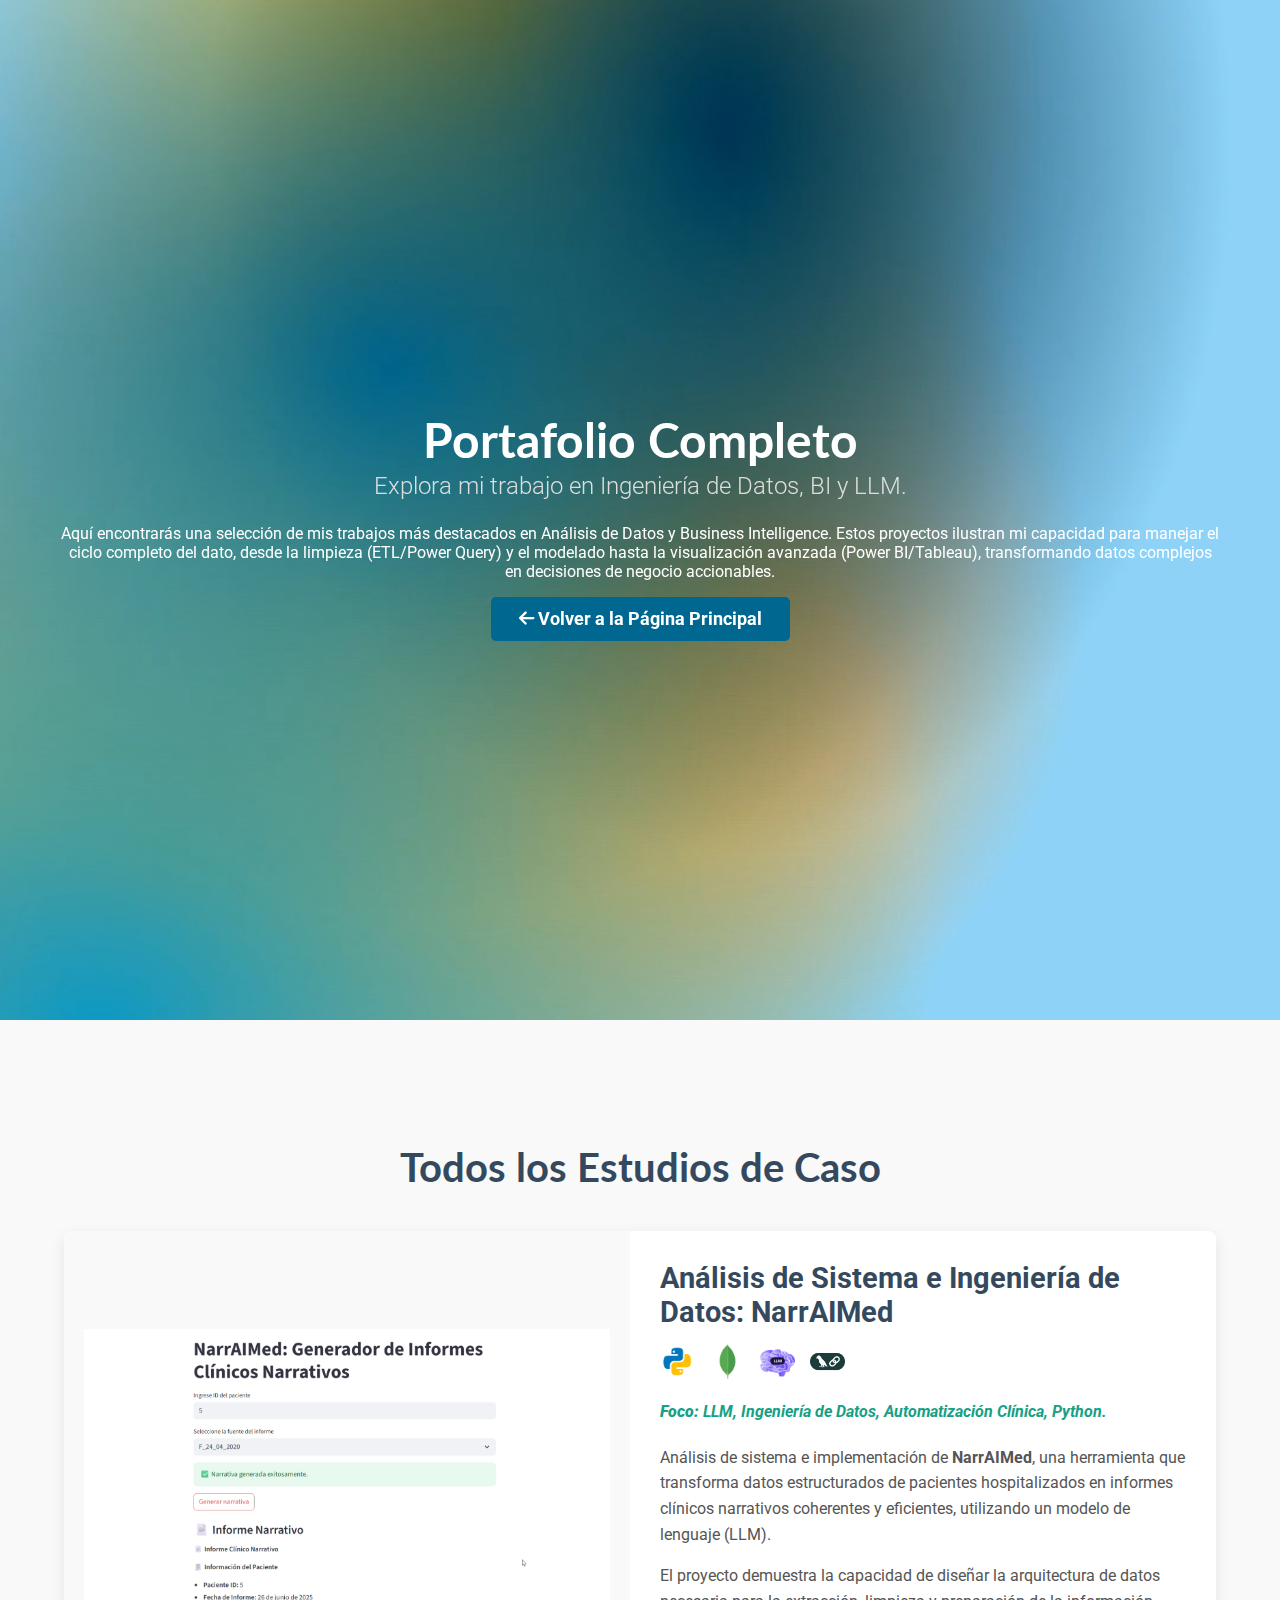
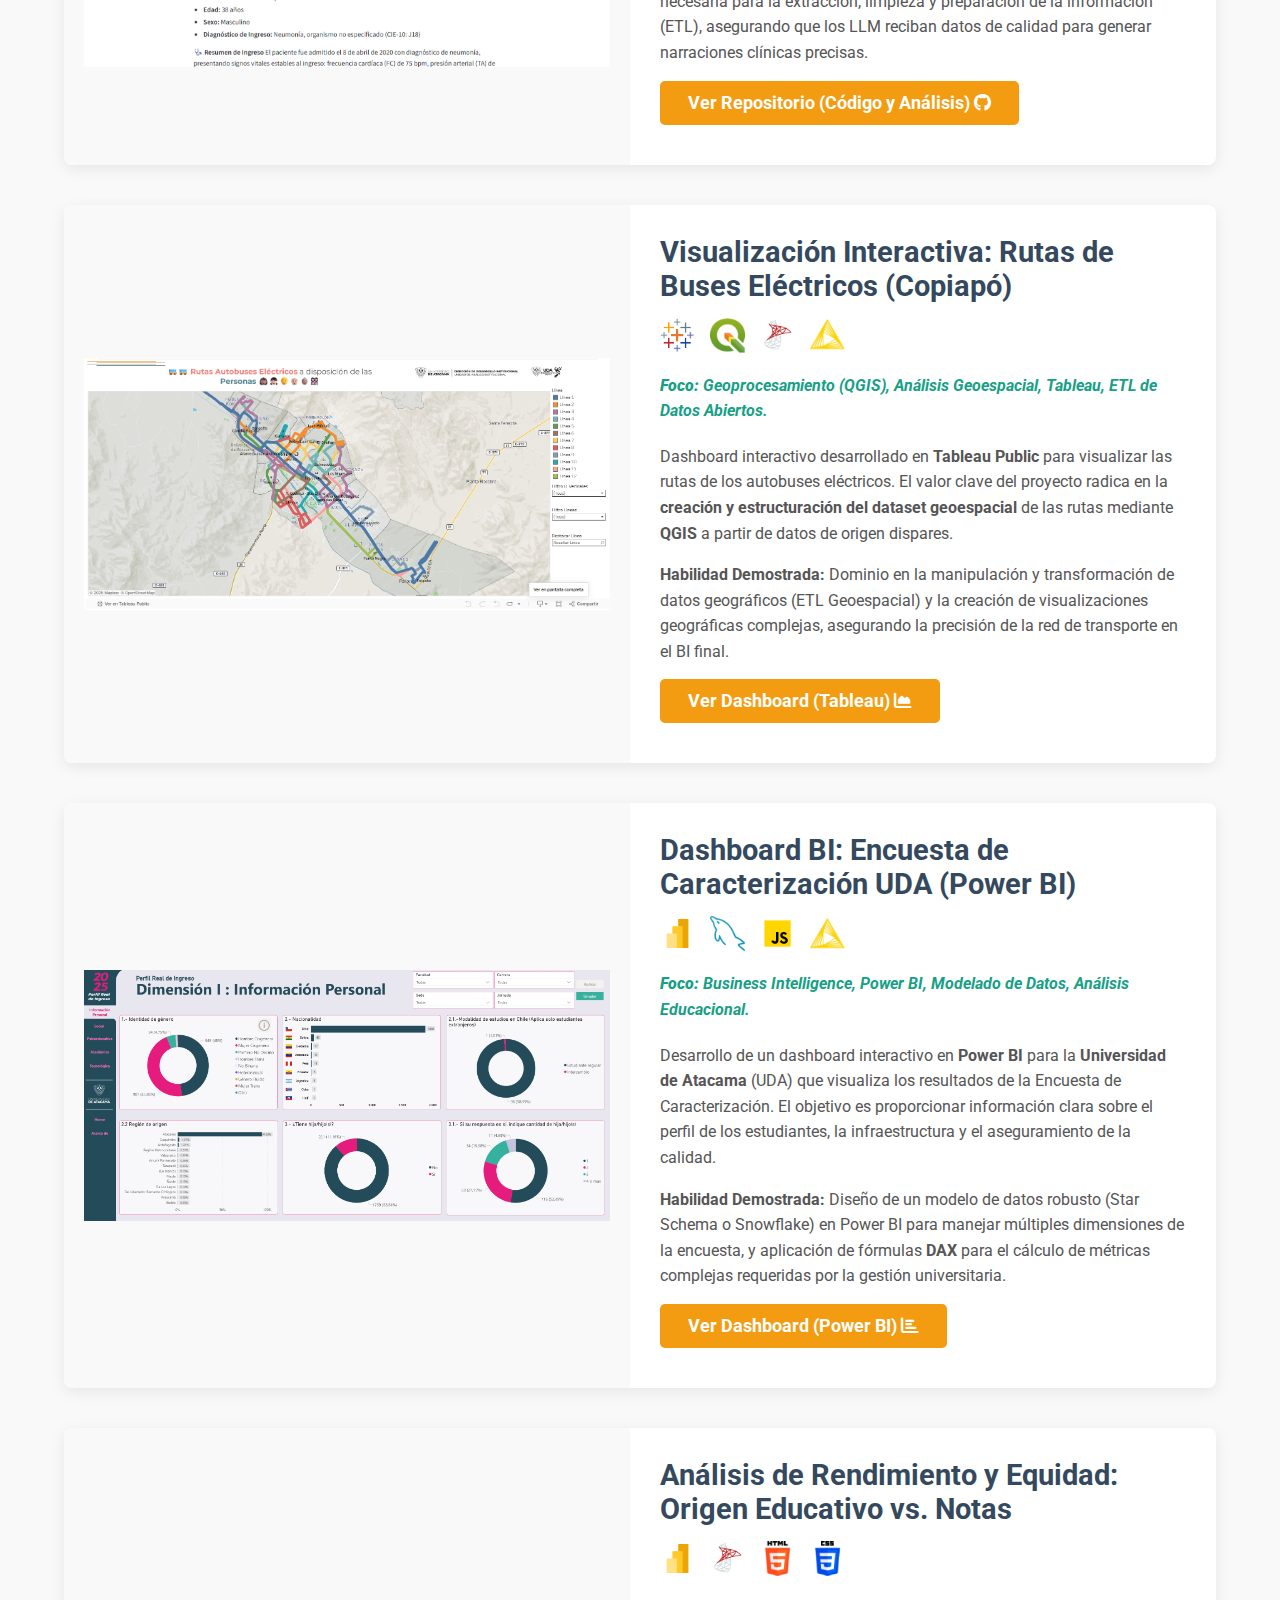
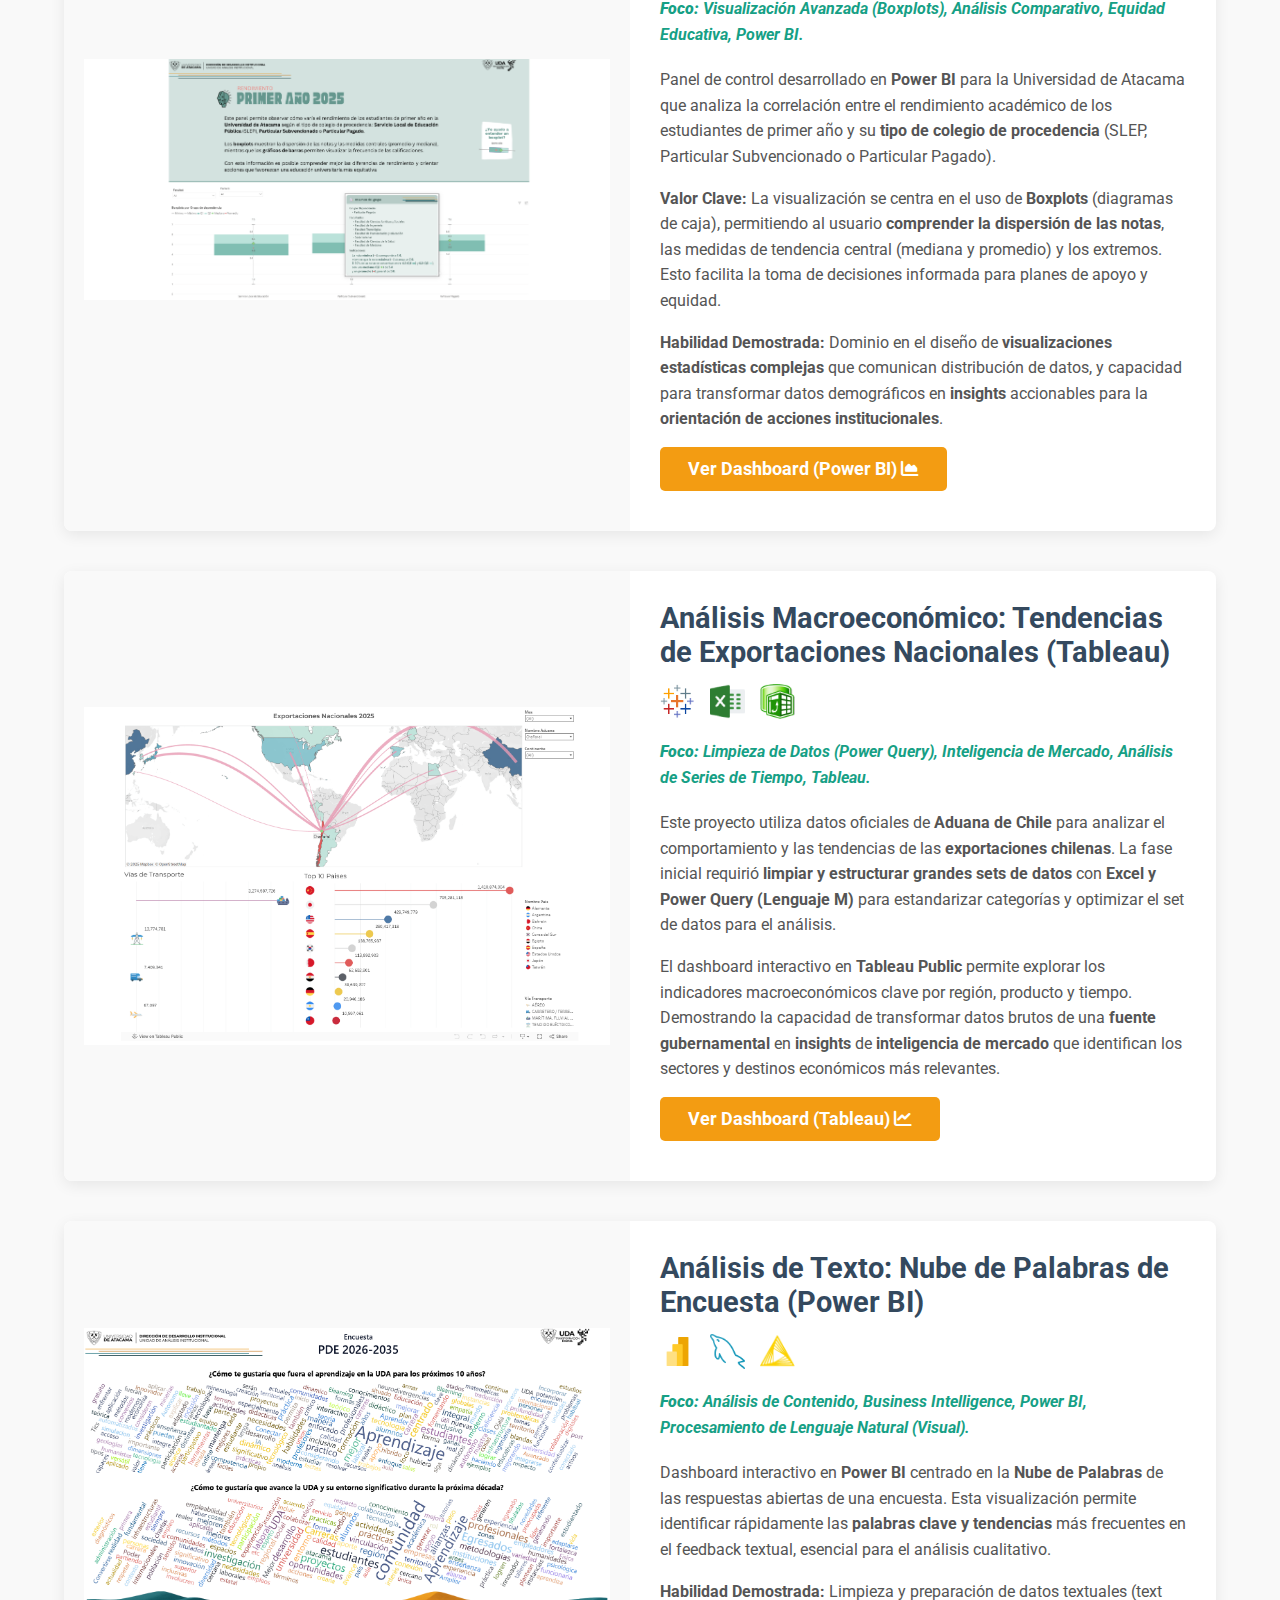
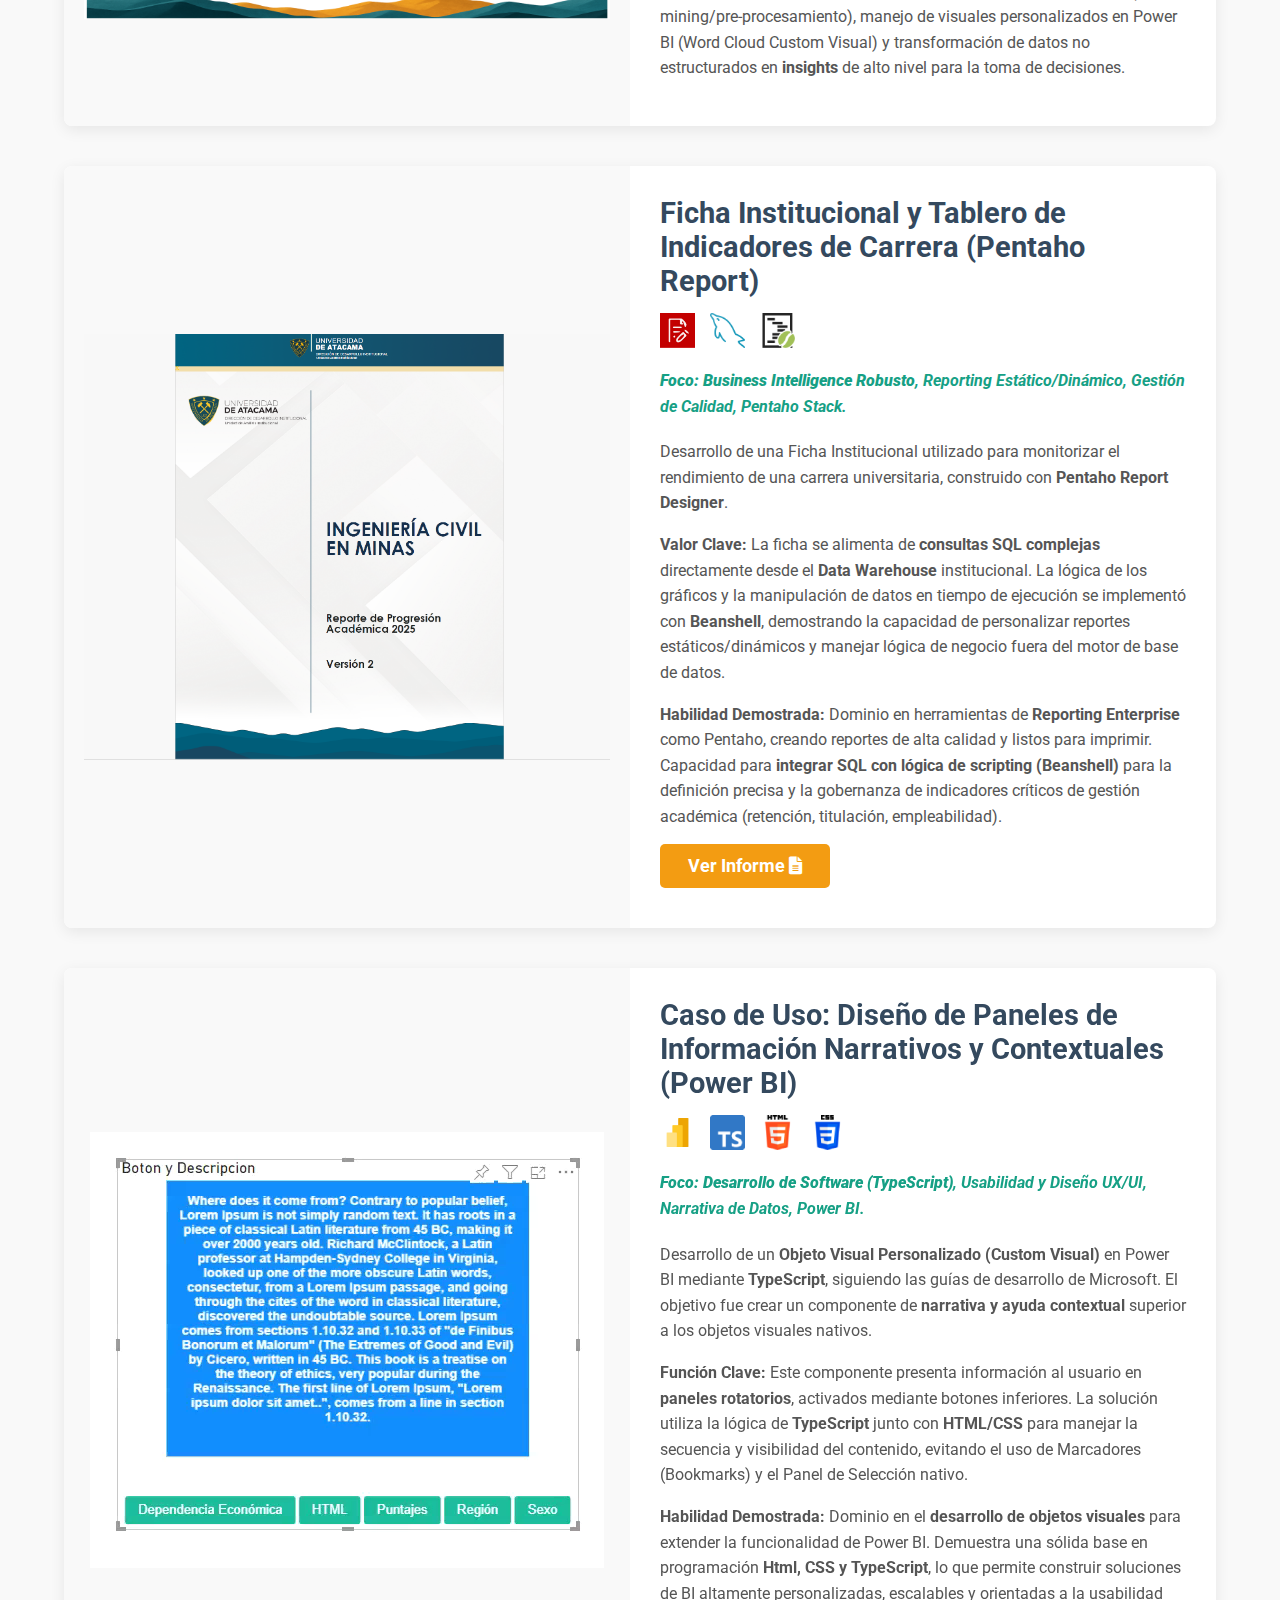
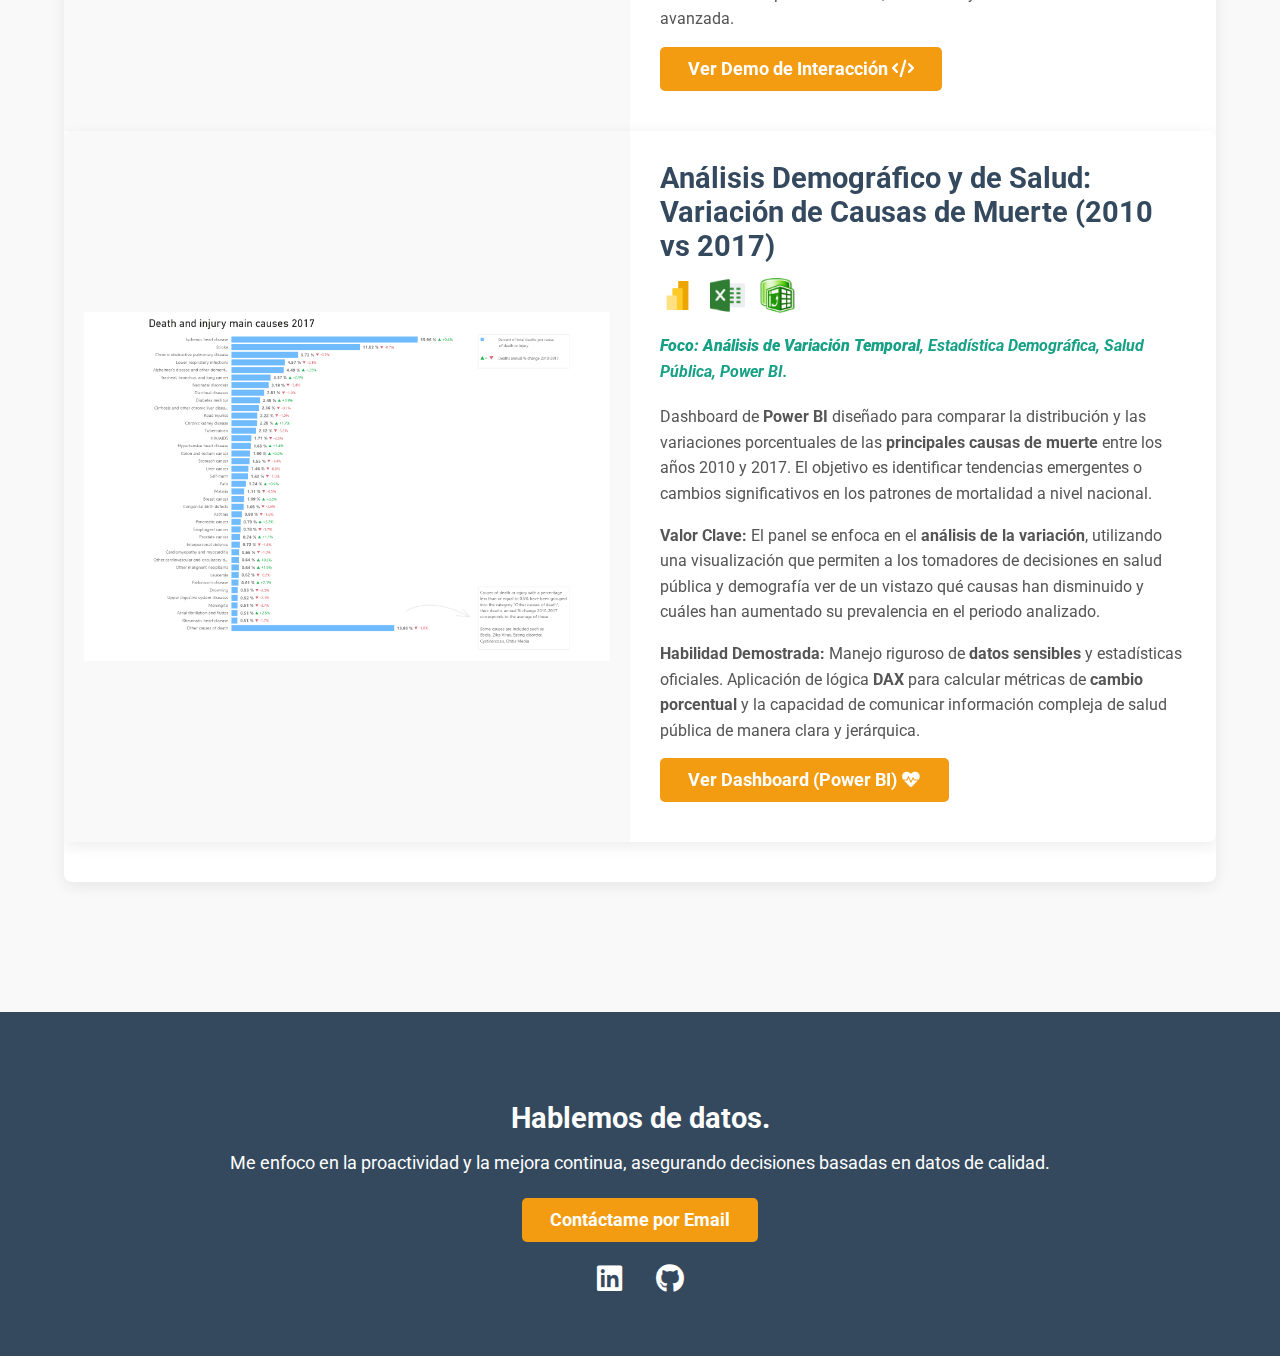
<file: proyectos.html>
<!DOCTYPE html>
<html lang="es">
<head>
    <meta charset="UTF-8">
    <meta name="viewport" content="width=device-width, initial-scale=1.0">
    <title>Rubén Hidalgo - Portafolio Completo</title>
    
    <link href="https://fonts.googleapis.com/css2?family=Lato:wght@300;400;700&family=Roboto:wght@300;400;700&display=swap" rel="stylesheet">
    <link rel="stylesheet" href="https://cdnjs.cloudflare.com/ajax/libs/font-awesome/6.0.0-beta3/css/all.min.css">
    
    <link rel="stylesheet" href="style.css"> 
</head>
<body>

    <header class="hero secondary-header">

         <video autoplay loop muted playsinline id="bg-video">
            <source src="videos/cover.mp4" type="video/mp4"> 
            Tu navegador no soporta el video de fondo.
        </video>
        

        <div class="container hero-content"> 
            <h1>Portafolio Completo</h1>
            <p class="subtitle">Explora mi trabajo en Ingeniería de Datos, BI y LLM.</p>
            <p class="tagline">
                Aquí encontrarás una selección de mis trabajos más destacados en Análisis de Datos y Business Intelligence. Estos proyectos ilustran mi capacidad para manejar el ciclo completo del dato, desde la limpieza (ETL/Power Query) y el modelado hasta la visualización avanzada (Power BI/Tableau), transformando datos complejos en decisiones de negocio accionables.
            </p>
            <a href="index.html" class="btn secondary-btn"><i class="fas fa-arrow-left"></i> Volver a la Página Principal</a>
        </div>
    </header>

    <section id="todos_los_proyectos" class="showcase projects-section">
        <div class="container">
            <h2>Todos los Estudios de Caso</h2>

            <div class="project-card-full">
                <div class="project-image">
                    <img src="images/projects/NarraAIMed.png" alt="NarrAIMed - Análisis de Sistema y LLM" title="NarrAIMed - Análisis de Sistema y LLM">
                </div>
                <div class="project-details">
                    <h3>Análisis de Sistema e Ingeniería de Datos: NarrAIMed</h3>
                    <div class="tool-icons">
                        <img src="images/python-48.png" alt="Python" title="Python">
                        <img src="images/mongodb-48.png" alt="MongoDB" title="MongoDB">
                        <img src="images/llm.png" alt="LLM" title="LLM">
                        <img src="images/langchain.png" alt="LangChain" title="LangChain">
                    </div>
                    <p class="project-stack"><b>Foco:</b> LLM, Ingeniería de Datos, Automatización Clínica, Python.</p>
                    <p>
                        Análisis de sistema e implementación de <b>NarrAIMed</b>, una herramienta que transforma datos estructurados de pacientes hospitalizados en informes clínicos narrativos coherentes y eficientes, utilizando un modelo de lenguaje (LLM).
                    </p>
                    <p>
                        El proyecto demuestra la capacidad de diseñar la arquitectura de datos necesaria para la extracción, limpieza y preparación de la información (ETL), asegurando que los LLM reciban datos de calidad para generar narraciones clínicas precisas.
                    </p>
                    <a href="https://github.com/rulehial/NarrAIMed" target="_blank" class="btn primary-btn">Ver Repositorio (Código y Análisis) <i class="fab fa-github"></i></a>
                    <!-- <a href="https://github.com/rulehial/NarrAIMed#documentaci%C3%B3n" target="_blank" class="btn secondary-btn">Ver Documentación Técnica <i class="fas fa-file-alt"></i></a> -->
                </div>
            </div>

            <div class="project-card-full">
                <div class="project-image">
                    <img src="images/projects/ruta_buses_electricos.png" alt="Dashboard de Rutas de Buses Eléctricos en Tableau" title="Dashboard de Rutas de Buses Eléctricos en Tableau">
                </div>
                <div class="project-details">
                    <h3>Visualización Interactiva: Rutas de Buses Eléctricos (Copiapó)</h3>
                    <div class="tool-icons">
                        <img src="images/tableau-48.png" alt="Tableau" title="Tableau">
                        <img src="images/qgis.png" alt="QGIS" title="QGIS Geoprocesamiento">
                        <img src="images/servidor-microsoft-sql-48.png" alt="SQL" title="Microsoft SQL Server">
                        <img src="images/knime.png" alt="KNIME" title="KNIME">
                    </div>
                    <p class="project-stack"><b>Foco:</b> Geoprocesamiento (QGIS), Análisis Geoespacial, Tableau, ETL de Datos Abiertos.</p>
                    <p>
                        Dashboard interactivo desarrollado en <b>Tableau Public</b> para visualizar las rutas de los autobuses eléctricos. El valor clave del proyecto radica en la <b>creación y estructuración del dataset geoespacial</b> de las rutas mediante <b>QGIS</b> a partir de datos de origen dispares.
                    </p>
                    <p>
                        <b>Habilidad Demostrada:</b> Dominio en la manipulación y transformación de datos geográficos (ETL Geoespacial) y la creación de visualizaciones geográficas complejas, asegurando la precisión de la red de transporte en el BI final.
                    </p>
                    <a href="https://public.tableau.com/app/profile/rub.n.hidalgo2277/viz/Rutas_Autobuses_Electricos/RutasDash" target="_blank" class="btn primary-btn">Ver Dashboard (Tableau) <i class="fas fa-chart-area"></i></a>
                    <!-- <a href="enlace/a/tu/repositorio/de/datos" target="_blank" class="btn secondary-btn">Ver Datos de Origen <i class="fas fa-database"></i></a> -->
                </div>
            </div>
            
            <div class="project-card-full">
                <div class="project-image">
                    <img src="images/projects/caracterizacion_uda.png" alt="Dashboard Encuesta Caracterización UDA en Power BI" title="Dashboard Encuesta Caracterización UDA en Power BI">
                </div>
                <div class="project-details">
                    <h3>Dashboard BI: Encuesta de Caracterización UDA (Power BI)</h3>
                    <div class="tool-icons">
                        <img src="images/power-bi-2021-48.png" alt="Power BI" title="Power BI">
                        <img src="images/mysql-48.png" alt="My SQL" title="My SQL">
                        <img src="images/javascript-48.png" alt="JavaScript" title="JavaScript">
                        <img src="images/knime.png" alt="KNIME" title="KNIME">                        
                    </div>
                    <p class="project-stack"><b>Foco:</b> Business Intelligence, Power BI, Modelado de Datos, Análisis Educacional.</p>
                    <p>
                        Desarrollo de un dashboard interactivo en <b>Power BI</b> para la <b>Universidad de Atacama</b> (UDA) que visualiza los resultados de la Encuesta de Caracterización. El objetivo es proporcionar información clara sobre el perfil de los estudiantes, la infraestructura y el aseguramiento de la calidad.
                    </p>
                    <p>
                        <b>Habilidad Demostrada:</b> Diseño de un modelo de datos robusto (Star Schema o Snowflake) en Power BI para manejar múltiples dimensiones de la encuesta, y aplicación de fórmulas <b>DAX</b> para el cálculo de métricas complejas requeridas por la gestión universitaria.
                    </p>
                    <a href="https://app.powerbi.com/view?r=eyJrIjoiOWU0NWJhOTItOTViYy00MzE4LTljYzEtMDI0MzEzNTE3N2Y2IiwidCI6ImU5Mzk3ZmNhLTEzYzMtNGNjZC1hMTgyLTQ5MjNkZWM2YzA0YSJ9" target="_blank" class="btn primary-btn">Ver Dashboard (Power BI) <i class="fas fa-chart-bar"></i></a>
                    <!-- <a href="enlace/a/documentacion/del/modelo_de_datos" target="_blank" class="btn secondary-btn">Ver Modelo de Datos <i class="fas fa-sitemap"></i></a> -->
                </div>
            </div>

           

            <div class="project-card-full">
                <div class="project-image">
                    <img src="images/projects/dashboard_rendimiento_boxplot.png" alt="Análisis de Rendimiento Estudiantil con Boxplots en Power BI">
                </div>
                <div class="project-details">
                    <h3>Análisis de Rendimiento y Equidad: Origen Educativo vs. Notas</h3>
                    
                    <div class="tool-icons">
                        <img src="images/power-bi-2021-48.png" alt="Power BI" title="Power BI">
                        <img src="images/servidor-microsoft-sql-48.png" alt="SQL" title="SQL Server">
                        <img src="images/html-5-48.png" alt="SQL" title="HTML 5">
                        <img src="images/css-3-48.png" alt="SQL" title="CSS 3">
                    </div>

                    <p class="project-stack"><b>Foco:</b> Visualización Avanzada (Boxplots), Análisis Comparativo, Equidad Educativa, Power BI.</p>
                    <p>
                        Panel de control desarrollado en <b>Power BI</b> para la Universidad de Atacama que analiza la correlación entre el rendimiento académico de los estudiantes de primer año y su <b>tipo de colegio de procedencia</b> (SLEP, Particular Subvencionado o Particular Pagado).
                    </p>
                    <p>
                        <b>Valor Clave:</b> La visualización se centra en el uso de <b>Boxplots</b> (diagramas de caja), permitiendo al usuario <b>comprender la dispersión de las notas</b>, las medidas de tendencia central (mediana y promedio) y los extremos. Esto facilita la toma de decisiones informada para planes de apoyo y equidad.
                    </p>
                    <p>
                        <b>Habilidad Demostrada:</b> Dominio en el diseño de <b>visualizaciones estadísticas complejas</b> que comunican distribución de datos, y capacidad para transformar datos demográficos en <b>insights</b> accionables para la <b>orientación de acciones institucionales</b>.
                    </p>
                    
                    <a href="https://app.powerbi.com/view?r=eyJrIjoiNDNiOTE5NTMtYmYxMS00MDQyLTg0NGItNDQ4YmYzZjA2NjcwIiwidCI6ImU5Mzk3ZmNhLTEzYzMtNGNjZC1hMTgyLTQ5MjNkZWM2YzA0YSJ9" target="_blank" class="btn primary-btn">Ver Dashboard (Power BI) <i class="fas fa-chart-area"></i></a>
                    
                </div>
            </div>

            <div class="project-card-full">
                <div class="project-image">
                    <img src="images/projects/dashboard_exportaciones_tableau.png" alt="Dashboard de Exportaciones Nacionales de Chile en Tableau">
                </div>
                <div class="project-details">
                    <h3>Análisis Macroeconómico: Tendencias de Exportaciones Nacionales (Tableau)</h3>
                    
                    <div class="tool-icons">
                        <img src="images/tableau-48.png" alt="Tableau" title="Tableau">
                        <img src="images/excel-48.png" alt="SQL" title="Microsoft Excel">
                        <img src="images/power-query-48.png" alt="SQL" title="Microsoft Power Query">
                    </div>

                   <p class="project-stack"><b>Foco:</b> Limpieza de Datos (Power Query), Inteligencia de Mercado, Análisis de Series de Tiempo, Tableau.</p>
        
                    <p>
                        Este proyecto utiliza datos oficiales de <b>Aduana de Chile</b> para analizar el comportamiento y las tendencias de las <b>exportaciones chilenas</b>. La fase inicial requirió <b>limpiar y estructurar grandes sets de datos</b> con <b>Excel y Power Query (Lenguaje M)</b> para estandarizar categorías y optimizar el set de datos para el análisis.
                    </p>
                    
                    <p>
                        El dashboard interactivo en <b>Tableau Public</b> permite explorar los indicadores macroeconómicos clave por región, producto y tiempo. Demostrando la capacidad de transformar datos brutos de una <b>fuente gubernamental</b> en <b>insights</b> de <b>inteligencia de mercado</b> que identifican los sectores y destinos económicos más relevantes.
                    </p>
                    
                    <!-- <p class="data-source">Fuente de Datos: <a href="http://www.aduana.cl/base-de-datos-operaciones-de-salida/aduana/2024-11-12/153724.html" target="_blank" rel="nofollow">Aduana de Chile</a></p> -->
                    
                    <a href="https://public.tableau.com/app/profile/rub.n.hidalgo2277/viz/Exportaciones_HAR/Dashboard1" target="_blank" class="btn primary-btn">Ver Dashboard (Tableau) <i class="fas fa-chart-line"></i></a>
                </div>
            </div>

            <div class="project-card-full">
                <div class="project-image">
                    <img src="images/projects/nube_palabras.png" alt="Dashboard de Nube de Palabras en Power BI" title="Dashboard de Nube de Palabras en Power BI">
                </div>
                <div class="project-details">
                    <h3>Análisis de Texto: Nube de Palabras de Encuesta (Power BI)</h3>
                    <div class="tool-icons">
                        <img src="images/power-bi-2021-48.png" alt="Power BI" title="Power BI">
                        <img src="images/mysql-48.png" alt="My SQL" title="My SQL">
                        <img src="images/knime.png" alt="KNIME" title="KNIME">                        
                    </div>
                    <p class="project-stack"><b>Foco:</b> Análisis de Contenido, Business Intelligence, Power BI, Procesamiento de Lenguaje Natural (Visual).</p>
                    <p>
                        Dashboard interactivo en <b>Power BI</b> centrado en la <b>Nube de Palabras</b> de las respuestas abiertas de una encuesta. Esta visualización permite identificar rápidamente las <b>palabras clave y tendencias</b> más frecuentes en el feedback textual, esencial para el análisis cualitativo.
                    </p>
                    <p>
                        <b>Habilidad Demostrada:</b> Limpieza y preparación de datos textuales (text mining/pre-procesamiento), manejo de visuales personalizados en Power BI (Word Cloud Custom Visual) y transformación de datos no estructurados en <b>insights</b> de alto nivel para la toma de decisiones.
                    </p>
                    <!-- <a href="" target="_blank" class="btn primary-btn">Ver Dashboard (Power BI) <i class="fas fa-chart-bar"></i></a>
                    <a href="enlace/a/documentacion/limpieza/texto" target="_blank" class="btn secondary-btn">Ver Proceso de Limpieza <i class="fas fa-microscope"></i></a> -->
                </div>
            </div>

            <div class="project-card-full">
                <div class="project-image">
                    <img src="images/projects/ficha_institucional_anonima.png" alt="Ficha Institucional con Indicadores de Gestión de Carrera">
                </div>
                <div class="project-details">
                    <h3>Ficha Institucional y Tablero de Indicadores de Carrera (Pentaho Report)</h3>
                    
                    <div class="tool-icons">
                        <img src="images/PDR.png" alt="Pentaho Report Designer" title="Pentaho Report Designer">
                        <img src="images/mysql-48.png" alt="SQL" title="SQL Queries">
                        <img src="images/code_beanshell-48.png" alt="Beanshell" title="Beanshell (Scripting)">
                    </div>

                    <p class="project-stack"><b>Foco:</b> <b>Business Intelligence Robusto</b>, Reporting Estático/Dinámico, Gestión de Calidad, Pentaho Stack.</p>
                    <p>
                        Desarrollo de una Ficha Institucional utilizado para monitorizar el rendimiento de una carrera universitaria, construido con <b>Pentaho Report Designer</b>.
                    </p>
                    <p>
                        <b>Valor Clave:</b> La ficha se alimenta de <b>consultas SQL complejas</b> directamente desde el <b>Data Warehouse</b> institucional. La lógica de los gráficos y la manipulación de datos en tiempo de ejecución se implementó con <b>Beanshell</b>, demostrando la capacidad de personalizar reportes estáticos/dinámicos y manejar lógica de negocio fuera del motor de base de datos.
                    </p>
                    <p>
                        <b>Habilidad Demostrada:</b> Dominio en herramientas de <b>Reporting Enterprise</b> como Pentaho, creando reportes de alta calidad y listos para imprimir. Capacidad para <b>integrar SQL con lógica de scripting (Beanshell)</b> para la definición precisa y la gobernanza de indicadores críticos de gestión académica (retención, titulación, empleabilidad).
                    </p>
                    
                    <a href="https://drive.google.com/file/d/1_BEbEm_MY5KBPyzEzy6wV5bhUoJRJr-_/view" target="_blank"  class="btn primary-btn">Ver Informe <i class="fas fa-file-alt"></i></a>
                    
                </div>
            </div>








            <div class="project-card-full">
                <div class="project-image">
                    <!-- <img src="images/projects/dashboard_panel_narrativo.png" alt="Objeto Visual Narrativo con Botones de Navegación en Power BI"> -->
                    <!-- <video autoplay src="videos/RotatePowerBi.mp4"></video> -->

                    <video autoplay loop muted playsinline >
                        <source src="videos/RotatePowerBi.mp4" type="video/mp4"> 
                        Tu navegador no soporta el video de fondo.
                    </video>

                </div>
                <div class="project-details">
                    <h3>Caso de Uso: Diseño de Paneles de Información Narrativos y Contextuales (Power BI)</h3>
                    
                    <div class="tool-icons">
                        <img src="images/power-bi-2021-48.png" alt="Power BI" title="Power BI">
                        <img src="images/typescript-48.png" alt="JavaScript" title="JavaScript">
                        <img src="images/html-5-48.png" alt="SQL" title="HTML 5">
                        <img src="images/css-3-48.png" alt="SQL" title="CSS 3">
                    </div>

                    <p class="project-stack"><b>Foco:</b> <b>Desarrollo de Software (TypeScript)</b>, Usabilidad y Diseño UX/UI, Narrativa de Datos, Power BI.</p>
                    <p>
                        Desarrollo de un <b>Objeto Visual Personalizado (Custom Visual)</b> en Power BI mediante <b>TypeScript</b>, siguiendo las guías de desarrollo de Microsoft. El objetivo fue crear un componente de <b>narrativa y ayuda contextual</b> superior a los objetos visuales nativos.
                    </p>
                    <p>
                        <b>Función Clave:</b> Este componente presenta información al usuario en <b>paneles rotatorios</b>, activados mediante botones inferiores. La solución utiliza la lógica de <b>TypeScript</b> junto con <b>HTML/CSS</b> para manejar la secuencia y visibilidad del contenido, evitando el uso de Marcadores (Bookmarks) y el Panel de Selección nativo.
                    </p>
                    <p>
                        <b>Habilidad Demostrada:</b> Dominio en el <b>desarrollo de objetos visuales</b> para extender la funcionalidad de Power BI. Demuestra una sólida base en programación <b>Html, CSS y TypeScript</b>, lo que permite construir soluciones de BI altamente personalizadas, escalables y orientadas a la usabilidad avanzada.
                    </p>
                    
                    <a href="https://app.powerbi.com/view?r=eyJrIjoiNjQzYTk1ODItOWE1Ni00ODI5LWFjYzYtMjVjNGMwNjMwM2UxIiwidCI6ImU5Mzk3ZmNhLTEzYzMtNGNjZC1hMTgyLTQ5MjNkZWM2YzA0YSJ9" target="_blank" class="btn primary-btn">Ver Demo de Interacción <i class="fas fa-code"></i></a>
                    
                </div>

                <div class="project-card-full">
                    <div class="project-image">
                        <img src="images/projects/dashboard_causas_muerte.png" alt="Análisis Comparativo de Causas de Muerte en Power BI">
                    </div>
                    <div class="project-details">
                        <h3>Análisis Demográfico y de Salud: Variación de Causas de Muerte (2010 vs 2017)</h3>
                        
                        <div class="tool-icons">
                            <img src="images/power-bi-2021-48.png" alt="Power BI" title="Power BI">
                            <img src="images/excel-48.png" alt="Microsoft Excel" title="Microsoft Excel">
                            <img src="images/power-query-48.png" alt="SQL" title="Microsoft Power Query">
                        </div>

                        <p class="project-stack"><b>Foco:</b> <b>Análisis de Variación Temporal</b>, Estadística Demográfica, Salud Pública, Power BI.</p>
                        <p>
                            Dashboard de <b>Power BI</b> diseñado para comparar la distribución y las variaciones porcentuales de las <b>principales causas de muerte</b> entre los años 2010 y 2017. El objetivo es identificar tendencias emergentes o cambios significativos en los patrones de mortalidad a nivel nacional.
                        </p>
                        <p>
                            <b>Valor Clave:</b> El panel se enfoca en el <b>análisis de la variación</b>, utilizando una visualización que permiten a los tomadores de decisiones en salud pública y demografía ver de un vistazo qué causas han disminuido y cuáles han aumentado su prevalencia en el periodo analizado.
                        </p>
                        <p>
                            <b>Habilidad Demostrada:</b> Manejo riguroso de <b>datos sensibles</b> y estadísticas oficiales. Aplicación de lógica <b>DAX</b> para calcular métricas de <b>cambio porcentual</b> y la capacidad de comunicar información compleja de salud pública de manera clara y jerárquica.
                        </p>
                        
                        <a href="https://app.powerbi.com/view?r=eyJrIjoiZGJlZmZmOGMtZGFlZS00NWIzLWFmM2UtZTczYmE3YzI0YjU2IiwidCI6ImU5Mzk3ZmNhLTEzYzMtNGNjZC1hMTgyLTQ5MjNkZWM2YzA0YSJ9" target="_blank" class="btn primary-btn">Ver Dashboard (Power BI) <i class="fas fa-heartbeat"></i></a>
                        
                    </div>
                </div>
            </div>
            
        </div>
    </section>

    <footer>
        <div class="container">
            <h3>Hablemos de datos.</h3>
            <p>Me enfoco en la proactividad y la mejora continua, asegurando decisiones basadas en datos de calidad.</p>
            <a href="mailto:ruben.hidalgo.alvarez@gmail.com" class="btn primary-btn">Contáctame por Email</a>
            <div class="social-links">
                <a href="https://www.linkedin.com/in/ruben-hidalgo-alvarez" target="_blank" title="LinkedIn"><i class="fab fa-linkedin"></i></a>
                <a href="https://github.com/rulehial" target="_blank" title="GitHub"><i class="fab fa-github"></i></a>
            </div>
        </div>
    </footer>
</body>
</html>
</file>
<file: style.css>
/* Paleta de Colores de la imagen:
   Azul Oscuro/Grisáceo: #2c3e50 (Principal)
   Verde Azulado Intenso: #16a085 (Acento Fuerte)
   Mostaza / Dorado: #f39c12 (Acento Botón)
   Gris Claro Azulado: #bdc3c7 (Texto Secundario)
*/

/* -------------------------------------------------------------------- */
/* VARIABLES DE TEMA (LIGHT / DARK)                                      */
/* -------------------------------------------------------------------- */
:root {
    --bg-primary:      #ecf0f1;
    --bg-secondary:    #ffffff;
    --bg-card:         #fcfcfc;
    --bg-section-alt:  #f9f9f9;
    --text-primary:    #34495e;
    --text-secondary:  #555;
    --text-muted:      #7f8c8d;
    --border-color:    #dcdcdc;
    --accent-green:    #16a085;
    --accent-gold:     #f39c12;
    --accent-dark:     #2c3e50;
    --shadow:          rgba(0, 0, 0, 0.08);
    --tech-card-bg:    #ecf0f1;
}

[data-theme="dark"] {
    --bg-primary:      #0f1923;
    --bg-secondary:    #1a2535;
    --bg-card:         #1e2d3d;
    --bg-section-alt:  #162030;
    --text-primary:    #cdd6e0;
    --text-secondary:  #9aafc4;
    --text-muted:      #5a7a99;
    --border-color:    #2a3f55;
    --accent-green:    #1abc9c;
    --accent-gold:     #f39c12;
    --accent-dark:     #2c3e50;
    --shadow:          rgba(0, 0, 0, 0.3);
    --tech-card-bg:    #162030;
}

/* RESET BÁSICO Y FUENTES */
body {
    font-family: 'Roboto', sans-serif;
    margin: 0;
    padding: 0;
    color: var(--text-primary);
    background-color: var(--bg-primary);
    transition: background-color 0.3s ease, color 0.3s ease;
}

.container {
    width: 90%;
    max-width: 1200px;
    margin: 0 auto;
    padding: 20px 0;
}

/* 1. HERO SECTION (La más llamativa) */
/* .hero {
    background-color: #2c3e50;
    color: white;
    padding: 100px 0;
    text-align: center;
}
.hero h1 {
    font-family: 'Lato', sans-serif;
    font-size: 3.5em;
    margin-bottom: 0.1em;
}
.hero .subtitle {
    font-size: 1.8em;
    font-weight: 300;
    margin-top: 0;
    color: #bdc3c7; 
}
.hero .tagline {
    font-size: 1.3em;
    margin-bottom: 2em;
    color: #ecf0f1;
    max-width: 800px;
    margin: 0 auto 2em;
} */


/* -------------------------------------------------------------------- */
/* ESTILOS PARA EL VIDEO DE FONDO (BACKGROUND VIDEO) - CORRECCIÓN FINAL */
/* -------------------------------------------------------------------- */

.hero {
    /* El contenedor principal debe ser relativo y usar Flexbox */
    position: relative;
    height: 100vh; 
    overflow: hidden; 
   background-color: var(--bg-primary); /* Fondo de respaldo */

    /* PROPIEDADES CLAVE PARA CENTRAR EL CONTENIDO SOBRE EL VIDEO */
    display: flex;
    flex-direction: column; /* Apila el contenido verticalmente */
    justify-content: center; /* Centrado Vertical del contenido */
    align-items: center;     /* Centrado Horizontal del contenido */
    text-align: center;      /* Asegura que el texto interno también se centre */
    color: white; /* Asegura que el texto sea blanco */
}

/* El elemento del video permanece igual: absoluto y en el fondo */
#bg-video {
    position: absolute;
    top: 0;
    left: 0;
    width: 100%;
    height: 100%;
    object-fit: cover; 
    /* z-index: -1;  */
}

/* El contenido (texto, botones) necesita solo posicionamiento relativo para estar sobre el overlay */
.hero-content {
    position: relative; 
    z-index: 10; 
    /* ELIMINAMOS las propiedades 'display: flex', etc., ya que el .hero lo está haciendo */
    /* Aseguramos que ocupe todo el ancho para centrar elementos internos si los hay */
    width: 100%; 
    max-width: 1200px;
    box-sizing: border-box; 
    padding: 0 20px;
}

/* Opcional: Capa de Oscurecimiento (Overlay) */
.hero::before {
    content: "";
    position: absolute;
    top: 0;
    left: 0;
    width: 100%;
    height: 100%;
    /* Capa semi-transparente para mejorar la legibilidad del texto */
    background: rgba(0, 0, 0, 0.5); /* Aumenté la opacidad a 0.5 para más contraste */
    z-index: 0; /* Lo coloco entre el video (-1) y el contenido (10) */
}

.hero-content h1 {
    font-family: 'Lato', sans-serif;
    font-size: 3.5em;
    margin-bottom: 0.1em;
    color: white; /* Asegura color blanco */
}
.hero-content .subtitle {
    font-size: 1.8em;
    font-weight: 300;
    margin-top: 0;
    color: #ddd; 
}
/*... y ajusta cualquier estilo para botones y enlaces dentro de .hero-content*/

/* BOTONES */
.btn {
    display: inline-block;
    padding: 12px 28px;
    text-decoration: none;
    border-radius: 5px;
    font-weight: bold;
    transition: background-color 0.3s ease, transform 0.2s ease;
    font-size: 1.1em;
}
.primary-btn {
    background-color: #f39c12; /* Mostaza/Dorado - Acento fuerte */
    color: white;
    border: none;
}
.primary-btn:hover {
    background-color: #e67e22;
    transform: translateY(-2px);
}
.secondary-btn {
    background-color: #006791;
    color: white;
    border: none;

}
.secondary-btn:hover {
    background-color: #2c3e50;
    transform: translateY(-2px);
}

/* 2. KEY METRICS (EL DASHBOARD PERSONAL) */
.metrics {
    background-color: var(--bg-secondary);
    padding: 50px 0;
    text-align: center;
}
.metrics h2:first-of-type {
    text-align: center; 
    font-size: 2.5em; 
    margin-bottom: 40px; 
    
}
.grid-3 {
    display: grid;
    grid-template-columns: repeat(auto-fit, minmax(280px, 1fr));
    gap: 30px;
}


.metric-card {
    border: 1px solid var(--border-color);
    background-color: var(--bg-card);
    box-shadow: 0 2px 5px var(--shadow);
    padding: 25px;
    border-bottom: 5px solid #16a085; /* Verde azulado intenso - Acento */
    transition: transform 0.3s ease;
}
.metric-card:hover {
    transform: translateY(-5px);
}
.metric-card i {
    font-size: 3em;
    color: #16a085; /* Iconos en acento */
    margin-bottom: 10px;
}
.metric-card h2 {
    color: var(--text-primary);
    font-size: 2.5em;
    margin-bottom: 0.1em;
}

/* 3. PORTFOLIO SHOWCASE */
.showcase {
    padding: 70px 0;
    text-align: center;
    background-color: var(--bg-primary);
}
.showcase h2 {
    font-family: 'Lato', sans-serif;
    color: var(--text-primary);
    font-size: 2.5em;
    margin-bottom: 40px;
}

.project-box {
    margin: 30px 0;
    border: 1px solid var(--border-color);
    border-left: 5px solid var(--accent-green);
    border-radius: 10px;
    padding: 24px;
    text-align: left;
    background-color: var(--bg-secondary);
    box-shadow: 0 4px 12px var(--shadow);
    transition: transform 0.2s ease, box-shadow 0.2s ease;
}

.project-box:hover {
    transform: translateY(-3px);
    box-shadow: 0 8px 20px var(--shadow);
}

.project-header {
    display: flex;
    align-items: center;
    gap: 15px;
    margin-bottom: 15px;
}

.project-info .role {
    font-weight: 600;
    font-size: 1.2em;
    color: var(--text-primary);
    margin: 0;
}

.project-info .date {
    font-size: 0.85em;
    color: var(--text-secondary);
    margin: 2px 0;
}

.project-info .company {
    font-size: 0.95em;
    font-weight: 600;
    color: var(--accent-green);
    margin: 0;
}

.company-logo {
    width: 50px;
    height: 50px;
    border-radius: 10px;
    background-color: white;
    display: flex;
    align-items: center;
    justify-content: center;
    box-shadow: 0 2px 6px rgba(0,0,0,0.04);
    flex-shrink: 0;
}


.project-box ul {
    list-style: none;
    padding: 0;
    margin-top: 10px;
}

.project-box li {
    position: relative;
    padding-left: 20px;
    margin-bottom: 12px;
    line-height: 1.7;
    color: var(--text-secondary);
}

.project-box li::before {
    content: "";
    position: absolute;
    left: 0;
    top: 8px;
    width: 6px;
    height: 6px;
    background-color: #f39c12;
    border-radius: 50%;
}

.company-logo img {
    width: 32px;
    height: 32px;
    object-fit: contain;
}


.tag {
    background-color: rgba(0,0,0,0.05);
    padding: 4px 10px;
    border-radius: 8px;
    font-size: 0.75em;
    font-weight: 500;
    transition: all 0.2s ease;
}

.tag:hover {
    background-color: var(--accent-green);
    color: white;
    transform: translateY(-1px);
}

/* -------------------------------------------------------------------- */
/* 3. SECCIÓN: ACERCA DE MÍ / PERFIL PROFESIONAL */
/* -------------------------------------------------------------------- */
.about-me {
    /* Un color neutro para separar esta sección del hero y de las métricas */
    background-color: var(--bg-section-alt);
    padding: 80px 0;
    text-align: center;
}

.about-me h2 {
    /* Estilo del título principal de la sección */
    font-size: 2.5em;
    color: var(--text-primary); /* Color oscuro para contraste */
    margin-bottom: 20px;
    font-weight: 700;
}

.about-me p {
    /* Estilo del párrafo descriptivo */
    font-size: 1.2em; /* Un tamaño de fuente grande para fácil lectura */
    line-height: 1.8; /* Espaciado entre líneas amplio */
    color: var(--text-secondary);
    max-width: 900px; /* Limita el ancho del texto para que no se estire demasiado */
    margin: 0 auto; /* Centra el párrafo */
}

/* Opcional: Resaltar palabras en negrita para impacto visual */
.about-me p strong {
    color: #16a085; /* Un color de acento, el mismo que usas en el resto del portafolio */
    font-weight: 700;
}

/* -------------------------------------------------------------------- */
/* 4. PROYECTOS DESTACADOS (NUEVA SECCIÓN) */
/* -------------------------------------------------------------------- */
.projects-section {
    background-color: var(--bg-section-alt); /* Un fondo ligeramente diferente para contraste */
}
.project-card-full {
    display: flex;
    flex-wrap: wrap; /* Permite que la imagen y el detalle se apilen en móvil */
    background-color: var(--bg-secondary);
    margin-bottom: 40px;
    border-radius: 8px;
    box-shadow: 0 4px 15px var(--shadow);
    overflow: hidden; /* Oculta cualquier cosa que se salga del borde redondeado */
    text-align: left;
    
}
.project-image {
    flex: 1; 
    min-width: 300px; 
    overflow: hidden;
    
    /* SOLUCIÓN CLAVE: Incluye el padding dentro del ancho/alto */
    box-sizing: border-box; 
    
    /* ALTURA FIJA: Se mantiene el espacio disponible para centrar */
    /* height: 550px;  */
    
    /* PROPIEDADES DE CENTRADO (Correctas, ahora funcionan con box-sizing) */
    display: flex;
    align-items: center;    /* CENTRADO VERTICAL */
    justify-content: center; /* CENTRADO HORIZONTAL */
    
    /* Mantenemos el padding deseado */
    padding: 20px;
    background-color: var(--bg-section-alt); 
}

/* -------------------------------------------------------------------- */
/* 2. LA IMAGEN (img) */
/* La imagen se ajusta al ancho, pero no se fuerza a la altura, lo que permite el centrado */
/* -------------------------------------------------------------------- */
.project-image img, video {
    max-width: 100%;
    max-height: 100%;
    width: auto;
    height: auto;
    object-fit: contain;
    display: block;
}
.project-details {
    flex: 1; /* Ocupa el otro 50% en escritorio */
    padding: 30px;
}
.project-details h3 {
    color: var(--text-primary);
    font-size: 1.8em;
    margin-top: 0;
    margin-bottom: 15px;
}
.project-details p {
    color: var(--text-secondary);
    line-height: 1.6;
    margin-bottom: 15px;
}
.project-details .project-stack {
    font-style: italic;
    color: #16a085; /* Herramientas en Verde Azulado */
    font-weight: bold;
    margin-bottom: 20px;
}
.project-details .btn {
    margin-right: 15px;
    margin-bottom: 10px; /* Espacio para móvil */
}

/* -------------------------------------------------------------------- */
/* ESTILOS PARA ICONOS DE HERRAMIENTAS DENTRO DE LA TARJETA DE PROYECTO */
/* -------------------------------------------------------------------- */
.project-details .tool-icons {
    margin-bottom: 20px; 
    /* Si la línea de iconos se extiende, usa flexbox para mejor alineación */
    display: flex;
    align-items: center;
}

/* Aplica el estilo y tamaño a las IMÁGENES dentro de .tool-icons */
.project-details .tool-icons img {
    /* Define el tamaño de los iconos de proyecto */
    width: 35px; 
    height: 35px;
    
    /* Espacio entre iconos */
    margin-right: 15px; 
    
    /* Transición para el efecto hover */
    transition: opacity 0.2s, transform 0.2s;
    
    /* Asegura que los logos (a menudo cuadrados) se vean bien */
    object-fit: contain; 
}

.project-details .tool-icons img:hover {
    /* Efecto hover: lo hace ligeramente más grande y visible */
    transform: scale(1.1);
    opacity: 0.9;
}

/* **OPCIONAL:** Si deseas eliminar el borde oscuro en hover para los iconos de Font Awesome, también puedes eliminar esta regla si solo usarás imágenes:
.project-details .tool-icons i:hover {
    color: #f39c12; 
    transform: scale(1.1);
}
*/

/* MEDIAS QUERIES para Responsiveness */
/* Asegura que en pantallas pequeñas (móviles) las secciones se apilen */
@media (max-width: 768px) {
    .project-card-full {
        flex-direction: column;
    }
    .project-image {
        /* En móvil, la imagen ocupa todo el ancho superior */
        min-width: 100%;
        /* padding: 0; */
    }
}





/* -------------------------------------------------------------------- */
/* AJUSTE PARA EL BOTÓN "VER MÁS PROYECTOS" */
/* -------------------------------------------------------------------- */

.see-more-btn-container {
    text-align: center; /* Centra el botón */
    margin-top: 20px;
    padding-bottom: 20px; /* Espacio antes de la siguiente sección */
}

.large-btn {
    padding: 15px 35px; /* Hace el botón más grande y llamativo */
    font-size: 1.2em;
    font-weight: 700;
}
.large-btn i {
    margin-left: 10px;
}


/* -------------------------------------------------------------------- */
/* 3. TECNOLOGÍAS Y HERRAMIENTAS (TECH STACK) */
/* -------------------------------------------------------------------- */
.tech-stack {
    padding: 70px 0;
    text-align: center;
    background-color: var(--bg-secondary); /* Contraste con la sección Showcase */
}
.tech-stack h2 {
    font-family: 'Lato', sans-serif;
    color: var(--text-primary);
    font-size: 2.5em;
    margin-bottom: 40px;
}
.tech-grid {
    display: grid;
    grid-template-columns: repeat(auto-fit, minmax(300px, 1fr));
    gap: 30px;
    text-align: left;
}
.tech-card {
    background-color: var(--tech-card-bg); /* Gris claro de fondo */
    padding: 30px;
    border-radius: 8px;
    border-top: 5px solid var(--accent-gold); /* Borde superior Mostaza/Dorado */
    box-shadow: 0 4px 10px var(--shadow);
}
.tech-card h3 {
    color: #16a085; /* Verde azulado para subtítulos */
    font-size: 1.5em;
    margin-top: 0;
    border-bottom: 1px solid #bdc3c7; /* Línea gris sutil */
    padding-bottom: 10px;
    margin-bottom: 15px;
}
.tech-card ul {
    list-style: none;
    padding: 0;
}
.tech-card li {
    margin-bottom: 10px;
    font-size: 1.1em;
    color: var(--text-primary); /* Texto gris oscuro */
}
.tech-card li i {
    color: #2c3e50; /* Iconos en Azul Oscuro/Grisáceo */
    margin-right: 10px;
    width: 20px; /* Asegura alineación de los iconos */
    text-align: center;
}

/* Estilos para la imagen dentro de la lista de herramientas */
.tech-card li img {
    /* Define el tamaño exacto del icono para que se vea bien */
    width: 20px; 
    height: 20px;
    
    /* Asegura que el icono esté alineado verticalmente con el texto */
    vertical-align: middle; 
    
    /* Pequeño margen a la derecha para separar el icono del texto */
    margin-right: 10px; 
    
    /* Asegúrate de que los bordes no sean un problema si la imagen no es cuadrada */
    border: none; 
}

/* FOOTER */
footer {
    background-color: #34495e;
    color: white;
    text-align: center;
    padding: 40px 0;
}
footer h3 {
    font-size: 1.8em;
    margin-bottom: 10px;
}
footer p {
    margin-bottom: 25px;
    font-size: 1.1em;
}
.social-links {
    margin-top: 20px;
}
.social-links a {
    color: white;
    font-size: 1.8em;
    margin: 0 15px;
    transition: color 0.3s ease;
}
.social-links a:hover {
    color: #f39c12;
}

/* -------------------------------------------------------------------- */
/* AJUSTE PARA CABECERA DE PÁGINAS SECUNDARIAS */
/* -------------------------------------------------------------------- */

.secondary-header {
    /* Reduce el padding para que sea menos dominante */
    padding: 60px 0; 
}
.secondary-header h1 {
    /* Reduce el tamaño del título */
    font-size: 3em; 
}
.secondary-header .subtitle {
    /* Reduce el tamaño del subtítulo */
    font-size: 1.5em; 
}
/* -------------------------------------------------------------------- */
/* SECCIÓN CTA DEDICADA                                                  */
/* -------------------------------------------------------------------- */

.cta-section {
    position: relative;
    background-color: #2c3e50;
    padding: 90px 0;
    text-align: center;
    overflow: hidden;
}

/* Patrón de fondo decorativo */
.cta-bg-pattern {
    position: absolute;
    top: 0; left: 0;
    width: 100%; height: 100%;
    background-image:
        radial-gradient(circle at 15% 50%, rgba(22, 160, 133, 0.15) 0%, transparent 50%),
        radial-gradient(circle at 85% 30%, rgba(243, 156, 18, 0.1) 0%, transparent 50%);
    pointer-events: none;
}

.cta-content {
    position: relative;
    z-index: 1;
}

.cta-badge {
    display: inline-block;
    background-color: rgba(243, 156, 18, 0.15);
    color: #f39c12;
    border: 1px solid rgba(243, 156, 18, 0.4);
    padding: 6px 18px;
    border-radius: 50px;
    font-size: 0.9em;
    font-weight: 600;
    letter-spacing: 0.05em;
    text-transform: uppercase;
    margin-bottom: 20px;
}

.cta-title {
    font-family: 'Lato', sans-serif;
    font-size: 3em;
    font-weight: 700;
    color: white;
    margin: 0 0 20px;
}

.cta-description {
    font-size: 1.2em;
    color: #bdc3c7;
    max-width: 600px;
    margin: 0 auto 40px;
    line-height: 1.7;
}

.cta-actions {
    display: flex;
    justify-content: center;
    align-items: center;
    gap: 20px;
    flex-wrap: wrap;
    margin-bottom: 25px;
}

.cta-primary-btn {
    background-color: #f39c12;
    color: white;
    border: none;
    padding: 15px 35px;
    font-size: 1.1em;
    font-weight: 700;
    border-radius: 5px;
    display: inline-flex;
    align-items: center;
    gap: 10px;
    transition: background-color 0.3s, transform 0.2s, box-shadow 0.3s;
    /* box-shadow: 0 4px 20px rgba(243, 156, 18, 0.35); */
}
.cta-primary-btn:hover {
    background-color: #e67e22;
    transform: translateY(-3px);
    box-shadow: 0 8px 30px rgba(243, 156, 18, 0.5);
}

.cta-secondary-btn {
    background-color: transparent;
    color: white;
    border: 2px solid rgba(255,255,255,0.35);
    padding: 13px 35px;
    font-size: 1.1em;
    font-weight: 600;
    border-radius: 5px;
    display: inline-flex;
    align-items: center;
    gap: 10px;
    transition: border-color 0.3s, background-color 0.3s, transform 0.2s;
}
.cta-secondary-btn:hover {
    background-color: rgba(255,255,255,0.08);
    border-color: white;
    transform: translateY(-3px);
}

.cta-note {
    color: #7f8c8d;
    font-size: 0.9em;
    margin: 0;
    display: flex;
    align-items: center;
    justify-content: center;
    gap: 7px;
}
.cta-note i {
    color: #16a085;
}

/* -------------------------------------------------------------------- */
/* BOTÓN FLOTANTE DE CONTACTO                                            */
/* -------------------------------------------------------------------- */

.floating-cta {
    position: fixed;
    bottom: 30px;
    right: 30px;
    z-index: 999;
    background-color: #f39c12;
    color: white;
    border-radius: 50px;
    padding: 14px 20px;
    display: flex;
    align-items: center;
    
    text-decoration: none;
    font-weight: 700;
    font-size: 0.95em;
    box-shadow: 0 4px 20px rgba(243, 156, 18, 0.5);
    transition: all 0.3s ease;
    overflow: hidden;
}

.floating-cta i {
    font-size: 1.1em;
    flex-shrink: 0;
}

.floating-cta-label {
    max-width: 80px;
    overflow: hidden;
    transition: max-width 0.4s ease, opacity 0.3s ease;
}

/* En reposo: solo muestra el ícono */
.floating-cta:not(:hover) .floating-cta-label {
    max-width: 0;
    opacity: 0;
}

.floating-cta:hover {
    background-color: #e67e22;
    transform: translateY(-3px);
    box-shadow: 0 8px 30px rgba(243, 156, 18, 0.6);
    border-radius: 50px;
    padding-right: 24px;
    gap: 8px;
}

/* Responsive: ocultar label en móvil para no solapar */
@media (max-width: 480px) {
    .floating-cta-label {
        display: none;
    }
    .floating-cta {
        border-radius: 50%;
        padding: 16px;
    }
}


/* -------------------------------------------------------------------- */
/* ANIMACIONES DE ENTRADA (SCROLL ANIMATIONS)                           */
/* -------------------------------------------------------------------- */

/* Estado inicial: elementos invisibles antes de entrar al viewport */
.reveal {
    opacity: 0;
    transform: translateY(30px);
    transition: opacity 0.6s ease, transform 0.6s ease;
}

/* Variante: entrada desde la izquierda */
.reveal-left {
    opacity: 0;
    transform: translateX(-40px);
    transition: opacity 0.6s ease, transform 0.6s ease;
}

/* Variante: entrada desde la derecha */
.reveal-right {
    opacity: 0;
    transform: translateX(40px);
    transition: opacity 0.6s ease, transform 0.6s ease;
}

/* Estado activo: cuando el elemento entra al viewport */
.reveal.visible,
.reveal-left.visible,
.reveal-right.visible {
    opacity: 1;
    transform: translate(0, 0);
}

/* Delays para animar elementos en secuencia dentro de una grilla */
.reveal-delay-1 { transition-delay: 0.1s; }
.reveal-delay-2 { transition-delay: 0.2s; }
.reveal-delay-3 { transition-delay: 0.3s; }



/* -------------------------------------------------------------------- */
/* BOTÓN TOGGLE MODO OSCURO                                              */
/* -------------------------------------------------------------------- */

.theme-toggle {
    position: fixed;
    top: 24px;
    right: 24px;
    z-index: 1000;
    background-color: var(--bg-card);
    border: 1px solid var(--border-color);
    color: var(--text-primary);
    border-radius: 50px;
    padding: 8px 16px;
    cursor: pointer;
    font-size: 0.85em;
    font-weight: 600;
    display: flex;
    align-items: center;
    gap: 7px;
    box-shadow: 0 2px 10px var(--shadow);
    transition: all 0.3s ease;
}

.theme-toggle:hover {
    background-color: var(--accent-green);
    color: white;
    border-color: var(--accent-green);
    transform: translateY(-2px);
}

.theme-toggle .icon-sun  { display: none; }
.theme-toggle .icon-moon { display: inline; }

[data-theme="dark"] .theme-toggle .icon-sun  { display: inline; }
[data-theme="dark"] .theme-toggle .icon-moon { display: none; }


/* -------------------------------------------------------------------- */
/* SECCIÓN CERTIFICACIONES                                               */
/* -------------------------------------------------------------------- */

.certifications {
    background-color: var(--bg-secondary);
    padding: 70px 0;
    text-align: center;
}

.certifications h2 {
    font-family: 'Lato', sans-serif;
    color: var(--text-primary);
    font-size: 2.5em;
    margin-bottom: 40px;
}

.cert-grid {
    display: grid;
    grid-template-columns: repeat(auto-fit, minmax(300px, 1fr));
    gap: 20px;
    text-align: left;
}

.cert-card {
    display: flex;
    align-items: center;
    gap: 18px;
    background-color: var(--bg-card);
    border: 1px solid var(--border-color);
    border-left: 4px solid var(--accent-green);
    border-radius: 8px;
    padding: 20px;
    box-shadow: 0 2px 8px var(--shadow);
    transition: transform 0.3s ease, box-shadow 0.3s ease;
}

.cert-card:hover {
    transform: translateY(-4px);
    box-shadow: 0 6px 20px var(--shadow);
}

.cert-logo {
    flex-shrink: 0;
    width: 52px;
    height: 52px;
    display: flex;
    align-items: center;
    justify-content: center;
}

.cert-logo img {
    width: 44px;
    height: 44px;
    object-fit: contain;
}

.cert-info {
    display: flex;
    flex-direction: column;
    gap: 4px;
}

.cert-issuer {
    font-size: 0.8em;
    font-weight: 600;
    color: var(--accent-green);
    text-transform: uppercase;
    letter-spacing: 0.05em;
}

.cert-info h4 {
    margin: 0;
    font-size: 1em;
    color: var(--text-primary);
    line-height: 1.3;
}

.cert-badge {
    display: inline-block;
    font-size: 0.78em;
    font-weight: 600;
    padding: 3px 10px;
    border-radius: 50px;
}

.cert-badge--microsoft {
    background-color: rgba(0, 114, 198, 0.12);
    color: #0072c6;
}

.cert-badge--course {
    background-color: rgba(243, 156, 18, 0.12);
    color: #d68910;
}

.cert-badge--university {
    background-color: rgba(22, 160, 133, 0.12);
    color: var(--accent-green);
}

.cert-badge--certificate {
    background-color: rgba(255, 182, 193, 0.2);
    color: #d16a7a;
}

[data-theme="dark"] .cert-badge--microsoft { color: #5ab4f5; background-color: rgba(90,180,245,0.12); }
[data-theme="dark"] .cert-badge--course    { color: #f39c12; background-color: rgba(243,156,18,0.12); }
[data-theme="dark"] .cert-badge--certificate { color: #ff8aa1; background-color: rgba(255,138,161,0.15);
}

/* -------------------------------------------------------------------- */
/* BOTÓN VOLVER ARRIBA                                                   */
/* -------------------------------------------------------------------- */

.back-to-top {
    position: fixed;
    bottom: 100px;
    right: 30px;
    z-index: 998;
    background-color: var(--bg-card);
    color: var(--text-primary);
    border: 1px solid var(--border-color);
    border-radius: 50%;
    width: 46px;
    height: 46px;
    cursor: pointer;
    font-size: 1em;
    display: flex;
    align-items: center;
    justify-content: center;
    box-shadow: 0 2px 10px var(--shadow);
    opacity: 0;
    transform: translateY(10px);
    transition: all 0.3s ease;
    pointer-events: none;
}

.back-to-top.visible {
    opacity: 1;
    transform: translateY(0);
    pointer-events: auto;
}

.back-to-top:hover {
    background-color: var(--accent-green);
    color: white;
    border-color: var(--accent-green);
    transform: translateY(-3px);
}
</file>
